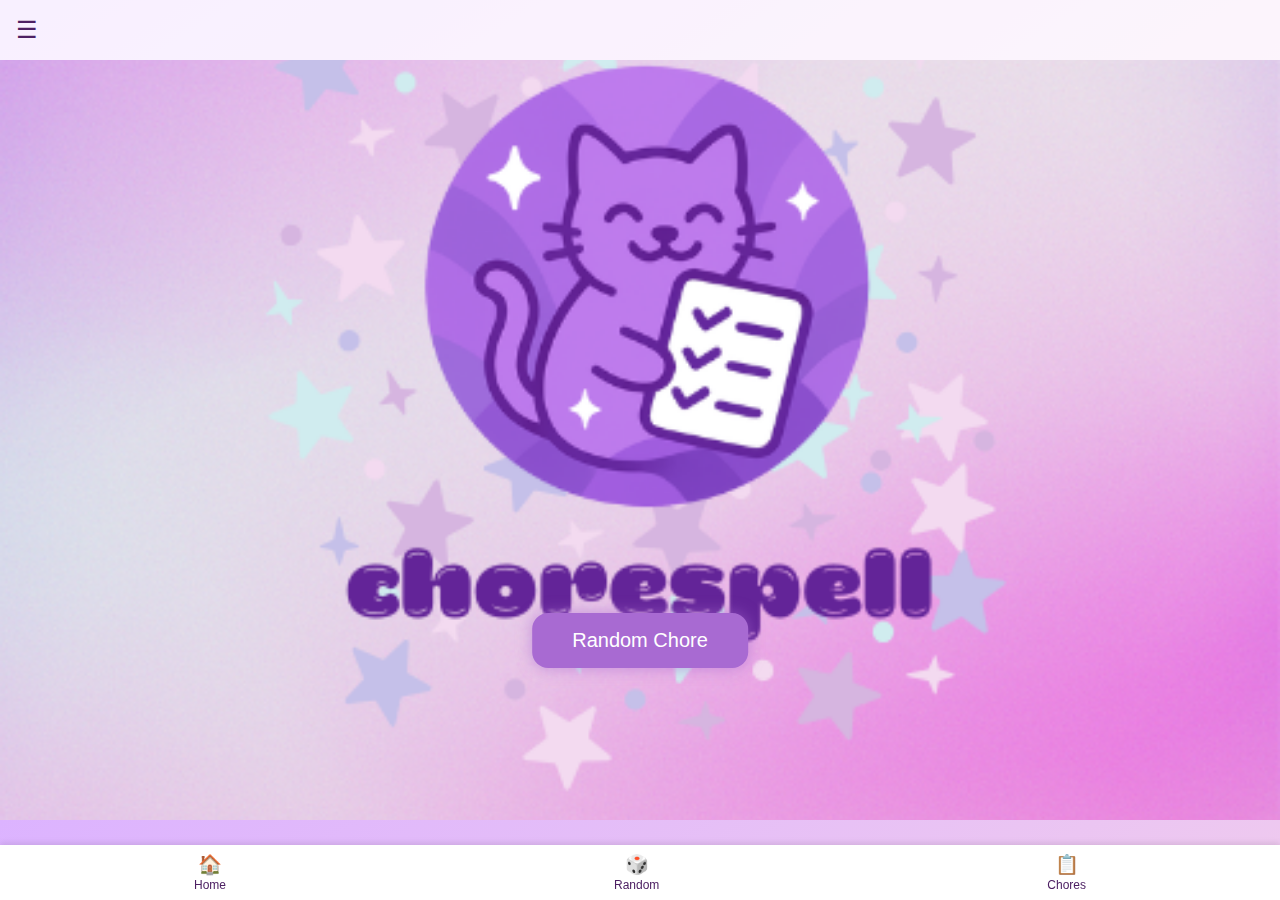
<file: index.html>
<!DOCTYPE html>
<html lang="en">

<head>
  <meta charset="UTF-8" />
  <meta name="viewport" content="width=device-width, initial-scale=1.0" />
  <link rel="manifest" href="manifest.json">
  <meta name="theme-color" content="#a86ad2">
  <title>ChoreSpell</title>
  <style>
    * {
      margin: 0;
      padding: 0;
      box-sizing: border-box;
    }

    body {
      margin: 0;
      font-family: 'Helvetica Neue', sans-serif;
      background: linear-gradient(to bottom right, #dcb3ff, #ffdde1);
      color: #4d2063;
      padding: 0;
    }

    /* Fix header layout */
    header {
      display: flex;
      align-items: center;
      justify-content: space-between;
      padding: 1rem;
      background-color: rgba(255, 255, 255, 0.8); 
      box-shadow: 0 2px 4px rgba(0, 0, 0, 0.1);
    }

    .header-center {
      flex-grow: 1;
      display: flex;
      justify-content: center;
    }

    .header-center img {
      height: 60px;
    }

    .header-spacer {
      width: 24px;
      /* balances hamburger icon space */
    }

    /* Bottom nav bar */
    .bottom-nav {
      position: fixed;
      bottom: 0;
      left: 0;
      width: 100%;
      background: white;
      box-shadow: 0 -2px 6px rgba(0, 0, 0, 0.1);
      display: flex;
      justify-content: space-around;
      padding: 0.5rem 0;
      z-index: 1001;
    }

    .nav-item {
      text-decoration: none;
      color: #4d2063;
      font-size: 1.2rem;
      display: flex;
      flex-direction: column;
      align-items: center;
    }

    .nav-item small {
      font-size: 0.75rem;
      margin-top: 0.1rem;
    }

    .hamburger {
      font-size: 1.5rem;
      cursor: pointer;
      margin-right: 1rem;
    }

    .logo {
      flex-grow: 1;
      text-align: center;
    }

    .logo img {
      height: 60px;
    }

    main {
      text-align: center;
      /* padding: 2rem; */
    }

    .big-button {
      background-color: #a86ad2;
      color: white;
      padding: 1rem 2rem;
      font-size: 1.25rem;
      border: none;
      border-radius: 12px;
      cursor: pointer;
      margin-top: 2rem;
      box-shadow: 0 4px 10px rgba(0, 0, 0, 0.2);
    }

    nav {
      display: none;
      position: fixed;
      top: 0;
      left: 0;
      width: 200px;
      height: 100%;
      background-color: #fff;
      box-shadow: 2px 0 5px rgba(0, 0, 0, 0.2);
      padding-top: 4rem;
      z-index: 1000;
    }

    nav a {
      display: block;
      padding: 1rem;
      color: #4d2063;
      text-decoration: none;
      border-bottom: 1px solid #eee;
    }

    .visible {
      display: block;
    }

    .splash-container {
      position: relative;
      width: 100%;
      height: calc(100vh - 140px);
      /* Adjust for header + footer height */
      overflow: hidden;
    }

    .splash-image {
      width: 100%;
      height: 100%;
      object-fit: cover;
      display: block;
    }

  .splash-button {
  position: absolute;
  bottom: 20%;
  left: 50%;
  transform: translateX(-50%);
  background-color: #a86ad2;
  color: white;
  padding: 1rem 2.5rem;
  font-size: 1.25rem;
  border: none;
  border-radius: 16px;
  box-shadow: 0 0 15px rgba(168, 106, 210, 0.6);
  text-decoration: none;
  transition: all 0.3s ease;
  animation: pulse 2.5s infinite;
}

.splash-button:hover {
  background-color: #b57ae5;
  box-shadow: 0 0 24px rgba(168, 106, 210, 0.9);
  transform: translateX(-50%) scale(1.05);
}

.splash-button:hover::before {
  content: ' ✨';
}

.splash-button:hover::after {
  content: ' ✨';
}

@keyframes pulse {
  0% {
    box-shadow: 0 0 15px rgba(168, 106, 210, 0.6);
  }
  50% {
    box-shadow: 0 0 30px rgba(168, 106, 210, 0.85);
  }
  100% {
    box-shadow: 0 0 15px rgba(168, 106, 210, 0.6);
  }
}

</style>
</head>

<body>
  <header>
    <div class="hamburger" onclick="toggleMenu()">☰</div>
    <!-- <div class="header-center">
      <img src="images/logo.png" alt="Chorespell logo" />
    </div> 
    <div class="header-spacer"></div> -->
  </header>
  <nav id="menu">
    <a href="index.html">Home</a>
    <a href="add.html">Add chore</a>
    <a href="random.html">Random chore</a>
    <a href="list.html">View all chores</a>
  </nav>
  <main class="splash-container">
    <img src="images/chorespell-splash.png" alt="Welcome to ChoreSpell!" class="splash-image" />
    <a href="random.html" class="splash-button">Random Chore</a>
  </main>

  <script>
    function toggleMenu() {
      const menu = document.getElementById('menu');
      menu.classList.toggle('visible');
    }
  </script>
  <script>
    if ('serviceWorker' in navigator) {
      navigator.serviceWorker.register('service-worker.js')
        .then(() => console.log('Service Worker registered!'))
        .catch(error => console.error('Service Worker error:', error));
    }
  </script>
  <footer class="bottom-nav">
    <a href="index.html" class="nav-item">
      <div>🏠</div>
      <small>Home</small>
    </a>
    <a href="random.html" class="nav-item">
      <div>🎲</div>
      <small>Random</small>
    </a>
    <a href="list.html" class="nav-item">
      <div>📋</div>
      <small>Chores</small>
    </a>
  </footer>
</body>

</html>
</file>
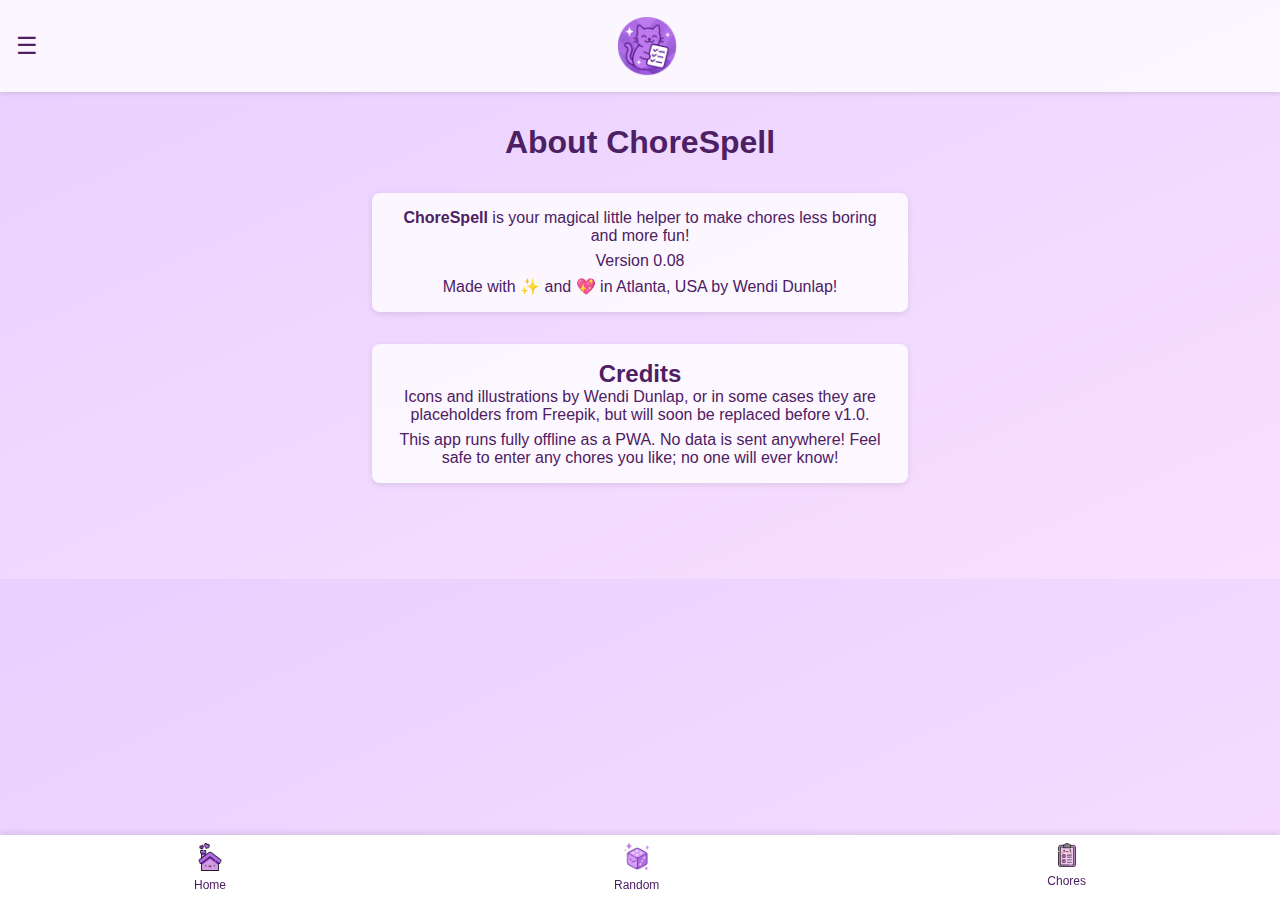
<file: about.html>
<!DOCTYPE html>
<html lang="en">
  <head>
    <meta charset="UTF-8" />
    <meta name="viewport" content="width=device-width, initial-scale=1.0" />
    <title>About | ChoreSpell</title>
    <link rel="manifest" href="manifest.json" />
    <link rel="stylesheet" href="theme.css" />
    <meta name="theme-color" content="#a86ad2" />
    <style>
      body {
        margin: 0;
        font-family: "Helvetica Neue", sans-serif;
        background: linear-gradient(to bottom right, #e8d0ff, #f9e0ff);
        color: #4d2063;
        padding-bottom: 4rem;
        transition: background 0.3s, color 0.3s;
      }

      header {
        display: flex;
        align-items: center;
        justify-content: space-between;
        padding: 1rem;
        background-color: rgba(255, 255, 255, 0.8);
        box-shadow: 0 2px 4px rgba(0, 0, 0, 0.1);
      }

      .header-center {
        flex-grow: 1;
        display: flex;
        justify-content: center;
      }

      .header-center img {
        height: 60px;
      }

      .header-spacer {
        width: 24px;
      }

      .hamburger {
        font-size: 1.5rem;
        cursor: pointer;
      }

      nav {
        display: none;
        position: fixed;
        top: 0;
        left: 0;
        width: 200px;
        height: 100%;
        background-color: #fff;
        box-shadow: 2px 0 5px rgba(0, 0, 0, 0.2);
        padding-top: 4rem;
        z-index: 1000;
      }

      nav a {
        display: block;
        padding: 1rem;
        color: #4d2063;
        text-decoration: none;
        border-bottom: 1px solid #eee;
      }

      nav.visible {
        display: block;
      }

      main {
        padding: 2rem;
        max-width: 600px;
        margin: auto;
      }

      .section {
        margin-top: 2rem;
        padding: 1rem;
        background-color: rgba(255, 255, 255, 0.8);
        border-radius: 8px;
        box-shadow: 0 2px 6px rgba(0, 0, 0, 0.1);
      }

      /* Bottom nav bar */
      .bottom-nav {
        position: fixed;
        bottom: 0;
        left: 0;
        width: 100%;
        background: white;
        box-shadow: 0 -2px 6px rgba(0, 0, 0, 0.1);
        display: flex;
        justify-content: space-around;
        padding: 0.5rem 0;
        z-index: 1001;
      }

      .bottom-nav a {
        text-decoration: none;
        color: #4d2063;
        font-size: 1.2rem;
        display: flex;
        flex-direction: column;
        align-items: center;
      }

      .bottom-nav small {
        font-size: 0.75rem;
        margin-top: 0.1rem;
      }

      /* Cute toggle switch */
      .theme-switch {
        display: flex;
        align-items: center;
        cursor: pointer;
        font-size: 1rem;
        margin-top: 1rem;
      }

      .theme-switch input {
        display: none;
      }

      .slider {
        position: relative;
        width: 50px;
        height: 28px;
        background-color: #ccc;
        border-radius: 34px;
        margin-right: 0.5rem;
        transition: background-color 0.3s;
      }

      .slider::before {
        content: "";
        position: absolute;
        width: 22px;
        height: 22px;
        left: 3px;
        top: 3px;
        background-color: white;
        border-radius: 50%;
        transition: transform 0.3s;
      }

      input:checked + .slider {
        background-color: #6d4eb3;
      }

      input:checked + .slider::before {
        transform: translateX(22px);
      }

      .label-text {
        user-select: none;
      }
    </style>
  </head>
  <body>
    <header>
      <div class="hamburger" onclick="toggleMenu()">☰</div>
      <div class="header-center">
        <img src="images/logo.png" alt="Chorespell logo" />
      </div>
      <div class="header-spacer"></div>
    </header>
    <nav id="menu">
      <a href="index.html">Home</a>
      <a href="add.html">Add chore</a>
      <a href="random.html">Random chore</a>
      <a href="list.html">View all chores</a>
      <a href="backup.html">Backup & Restore</a>
      <a href="settings.html">Settings</a>
      <a href="about.html">About</a>
    </nav>

    <main>
      <h1>About ChoreSpell</h1>

      <div class="section">
        <p style="padding-bottom: 7px">
          <strong>ChoreSpell</strong> is your magical little helper to make
          chores less boring and more fun!
        </p>
        <p style="padding-bottom: 7px">Version 0.08</p>
        <p>Made with ✨ and 💖 in Atlanta, USA by Wendi Dunlap!</p>
      </div>

      <div class="section">
        <h2>Credits</h2>
        <p style="padding-bottom: 7px">
          Icons and illustrations by Wendi Dunlap, or in some cases they are
          placeholders from Freepik, but will soon be replaced before v1.0.
        </p>
        <p>
          This app runs fully offline as a PWA. No data is sent anywhere! Feel
          safe to enter any chores you like; no one will ever know!
        </p>
      </div>
    </main>

    <!-- image sizes temporarily hard-coded in until I get final graphics -->
    <footer class="bottom-nav">
      <a href="index.html" class="nav-item">
        <div>
          <img src="images/home.png" style="height: 28px; width: 24px" />
        </div>
        <small>Home</small>
      </a>
      <a href="random.html" class="nav-item">
        <div>
          <img src="images/dice2.png" style="height: 28px; width: 28px" />
        </div>
        <small>Random</small>
      </a>
      <a href="list.html" class="nav-item">
        <div>
          <img src="images/clipboard.png" style="height: 24px; width: 24px" />
        </div>
        <small>Chores</small>
      </a>
    </footer>

    <script>
      function toggleMenu() {
        document.getElementById("menu").classList.toggle("visible");
      }

      // Apply dark mode if saved
      if (localStorage.getItem("theme") === "dark") {
        document.body.classList.add("dark");
      }
    </script>
  </body>
</html>
</file>
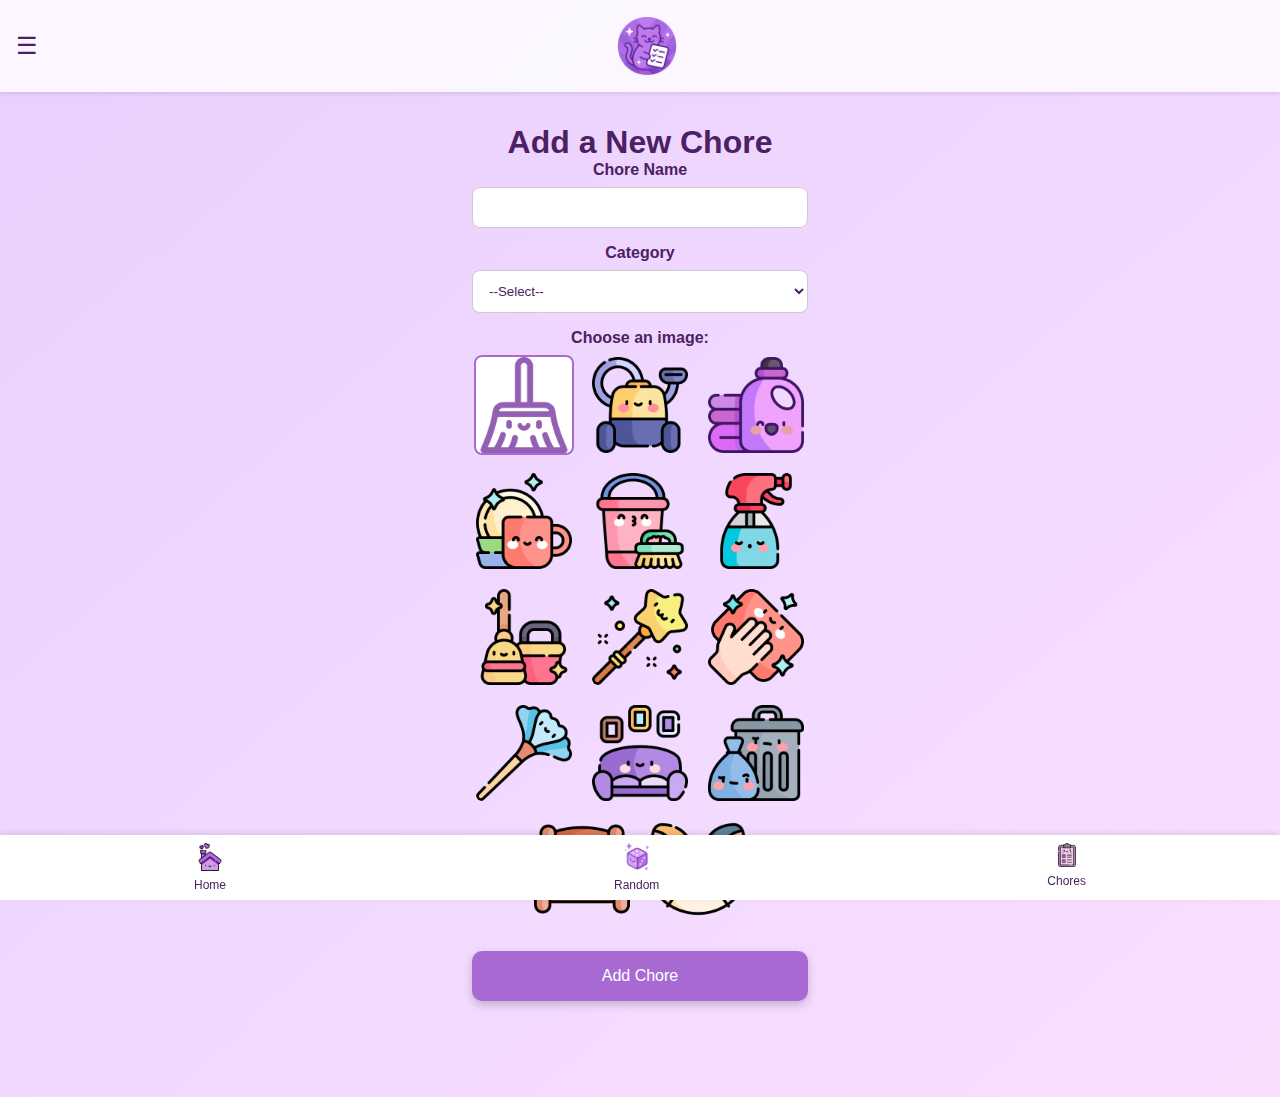
<file: add.html>
<!DOCTYPE html>
<html lang="en">
  <head>
    <meta charset="UTF-8" />
    <meta name="viewport" content="width=device-width, initial-scale=1.0" />
    <title>Add Chore | ChoreSpell</title>
    <link rel="manifest" href="manifest.json" />
    <link rel="stylesheet" href="theme.css" />
    <meta name="theme-color" content="#a86ad2" />
    <style>
      body {
        margin: 0;
        font-family: "Helvetica Neue", sans-serif;
        background: linear-gradient(to bottom right, #e8d0ff, #f9e0ff);
        color: #4d2063;
      }
      /* Fix header layout */
      header {
        display: flex;
        align-items: center;
        justify-content: space-between;
        padding: 1rem;
        background-color: rgba(255, 255, 255, 0.8);
        box-shadow: 0 2px 4px rgba(0, 0, 0, 0.1);
      }

      .header-center {
        flex-grow: 1;
        display: flex;
        justify-content: center;
      }

      .header-center img {
        height: 60px;
      }

      .header-spacer {
        width: 24px; /* balances hamburger icon space */
      }

      /* Bottom nav bar */
      .bottom-nav {
        position: fixed;
        bottom: 0;
        left: 0;
        width: 100%;
        background: white;
        box-shadow: 0 -2px 6px rgba(0, 0, 0, 0.1);
        display: flex;
        justify-content: space-around;
        padding: 0.5rem 0;
        z-index: 1001;
      }

      .nav-item {
        text-decoration: none;
        color: #4d2063;
        font-size: 1.2rem;
        display: flex;
        flex-direction: column;
        align-items: center;
      }

      .nav-item small {
        font-size: 0.75rem;
        margin-top: 0.1rem;
      }
      .hamburger {
        font-size: 1.5rem;
        cursor: pointer;
        margin-right: 1rem;
      }
      .logo {
        flex-grow: 1;
        text-align: center;
      }
      .logo img {
        height: 60px;
      }
      nav {
        display: none;
        position: fixed;
        top: 0;
        left: 0;
        width: 200px;
        height: 100%;
        background-color: #fff;
        box-shadow: 2px 0 5px rgba(0, 0, 0, 0.2);
        padding-top: 4rem;
        z-index: 1000;
      }
      nav a {
        display: block;
        padding: 1rem;
        color: #4d2063;
        text-decoration: none;
        border-bottom: 1px solid #eee;
      }
      .visible {
        display: block;
      }

      main {
        padding: 2rem;
        max-width: 400px;
        margin: auto;
      }
      form label {
        display: block;
        margin-bottom: 0.5rem;
        font-weight: bold;
      }
      input,
      select {
        width: 100%;
        padding: 0.75rem;
        margin-bottom: 1rem;
        border-radius: 8px;
        border: 1px solid #ccc;
      }
      button {
        background-color: #a86ad2;
        color: white;
        padding: 1rem;
        width: 100%;
        border: none;
        border-radius: 10px;
        font-size: 1rem;
        cursor: pointer;
      }
      .success {
        text-align: center;
        color: green;
        margin-top: 1rem;
      }

      /* Cute toggle switch */
      .theme-switch {
        display: flex;
        align-items: center;
        cursor: pointer;
        font-size: 1rem;
        margin-top: 1rem;
      }

      .theme-switch input {
        display: none;
      }

      .slider {
        position: relative;
        width: 50px;
        height: 28px;
        background-color: #ccc;
        border-radius: 34px;
        margin-right: 0.5rem;
        transition: background-color 0.3s;
      }

      .slider::before {
        content: "";
        position: absolute;
        width: 22px;
        height: 22px;
        left: 3px;
        top: 3px;
        background-color: white;
        border-radius: 50%;
        transition: transform 0.3s;
      }

      input:checked + .slider {
        background-color: #6d4eb3;
      }

      input:checked + .slider::before {
        transform: translateX(22px);
      }

      .label-text {
        user-select: none;
      }
    </style>
  </head>
  <body>
    <header>
      <div class="hamburger" onclick="toggleMenu()">☰</div>
      <div class="header-center">
        <img src="images/logo.png" alt="Chorespell logo" />
      </div>
      <div class="header-spacer"></div>
    </header>
    <nav id="menu">
      <a href="index.html">Home</a>
      <a href="add.html">Add chore</a>
      <a href="random.html">Random chore</a>
      <a href="list.html">View all chores</a>
      <a href="backup.html">Backup & Restore</a>
      <a href="settings.html">Settings</a>
      <a href="about.html">About</a>
    </nav>

    <main>
      <h1>Add a New Chore</h1>
      <form id="choreForm">
        <label for="name">Chore Name</label>
        <input type="text" id="name" required />

        <label for="category">Category</label>
        <select id="category" required>
          <option value="">--Select--</option>
          <option value="small">Small</option>
          <option value="medium">Medium</option>
          <option value="large">Large</option>
        </select>

        <div class="image-picker-wrapper">
          <label>Choose an image:</label>
          <div class="image-picker" id="imagePicker">
            <!-- Images will be populated by JS -->
          </div>
          <input type="hidden" id="choreImage" />
        </div>

        <button type="submit">Add Chore</button>
        <div class="success" id="successMsg" style="display: none">
          Chore added!
        </div>
      </form>
    </main>

    <script>
      function toggleMenu() {
        document.getElementById("menu").classList.toggle("visible");
      }

      document
        .getElementById("choreForm")
        .addEventListener("submit", function (e) {
          e.preventDefault();

          const name = document.getElementById("name").value.trim();
          const category = document.getElementById("category").value;
          const image = document.getElementById("choreImage").value;

          if (!name || !category) return;

          const newChore = { name, category, image };
          const chores = JSON.parse(localStorage.getItem("chores")) || [];

          chores.push(newChore);
          localStorage.setItem("chores", JSON.stringify(chores));

          document.getElementById("choreForm").reset();
          document.getElementById("successMsg").style.display = "block";
        });
    </script>
    <script>
      function toggleMenu() {
        document.getElementById("menu").classList.toggle("visible");
      }

      // Apply dark mode if saved
      if (localStorage.getItem("theme") === "dark") {
        document.body.classList.add("dark");
      }
    </script>
    <script>
      function initImagePicker(imageList, selectedImage = "") {
        const pickerContainer = document.getElementById("imagePicker");
        const hiddenInput = document.getElementById("choreImage");

        pickerContainer.innerHTML = "";

        imageList.forEach((image) => {
          const img = document.createElement("img");
          img.src = image.src;
          img.alt = image.label;
          img.className = "picker-img";
          img.dataset.value = image.src;
          if (image.src === selectedImage) {
            img.classList.add("selected");
            hiddenInput.value = image.src;
          }
          pickerContainer.appendChild(img);
        });

        pickerContainer.addEventListener("click", (e) => {
          if (e.target.tagName === "IMG") {
            document
              .querySelectorAll(".picker-img")
              .forEach((img) => img.classList.remove("selected"));
            e.target.classList.add("selected");
            hiddenInput.value = e.target.dataset.value;
          }
        });
      }
    </script>

    <script>
      const images = [
        { src: "images/broom.png", label: "Broom" },
        { src: "images/vacuum.png", label: "Vacuum" },
        { src: "images/laundry.png", label: "Laundry" },
        { src: "images/dishes.png", label: "Dishes" },
        { src: "images/brushbucket.png", label: "Brush" },
        { src: "images/spraybottle.png", label: "Sprayer" },
        { src: "images/mopbucket.png", label: "Mop" },
        { src: "images/wand2.png", label: "Wand" },
        { src: "images/wiping.png", label: "Wiping" },
        { src: "images/duster.png", label: "Duster" },
        { src: "images/sofa.png", label: "Sofa" },
        { src: "images/trash.png", label: "Trash can" },
        { src: "images/bed.png", label: "Bed" },
        { src: "images/cathead.png", label: "Cat" },
      ];

      initImagePicker(images, "images/broom.png"); // Preselect broom
    </script>

    <footer class="bottom-nav">
      <a href="index.html" class="nav-item">
        <div>
          <img src="images/home.png" style="height: 28px; width: 24px" />
        </div>
        <small>Home</small>
      </a>
      <a href="random.html" class="nav-item">
        <div>
          <img src="images/dice2.png" style="height: 28px; width: 28px" />
        </div>
        <small>Random</small>
      </a>
      <a href="list.html" class="nav-item">
        <div>
          <img src="images/clipboard.png" style="height: 24px; width: 24px" />
        </div>
        <small>Chores</small>
      </a>
    </footer>
  </body>
</html>
</file>
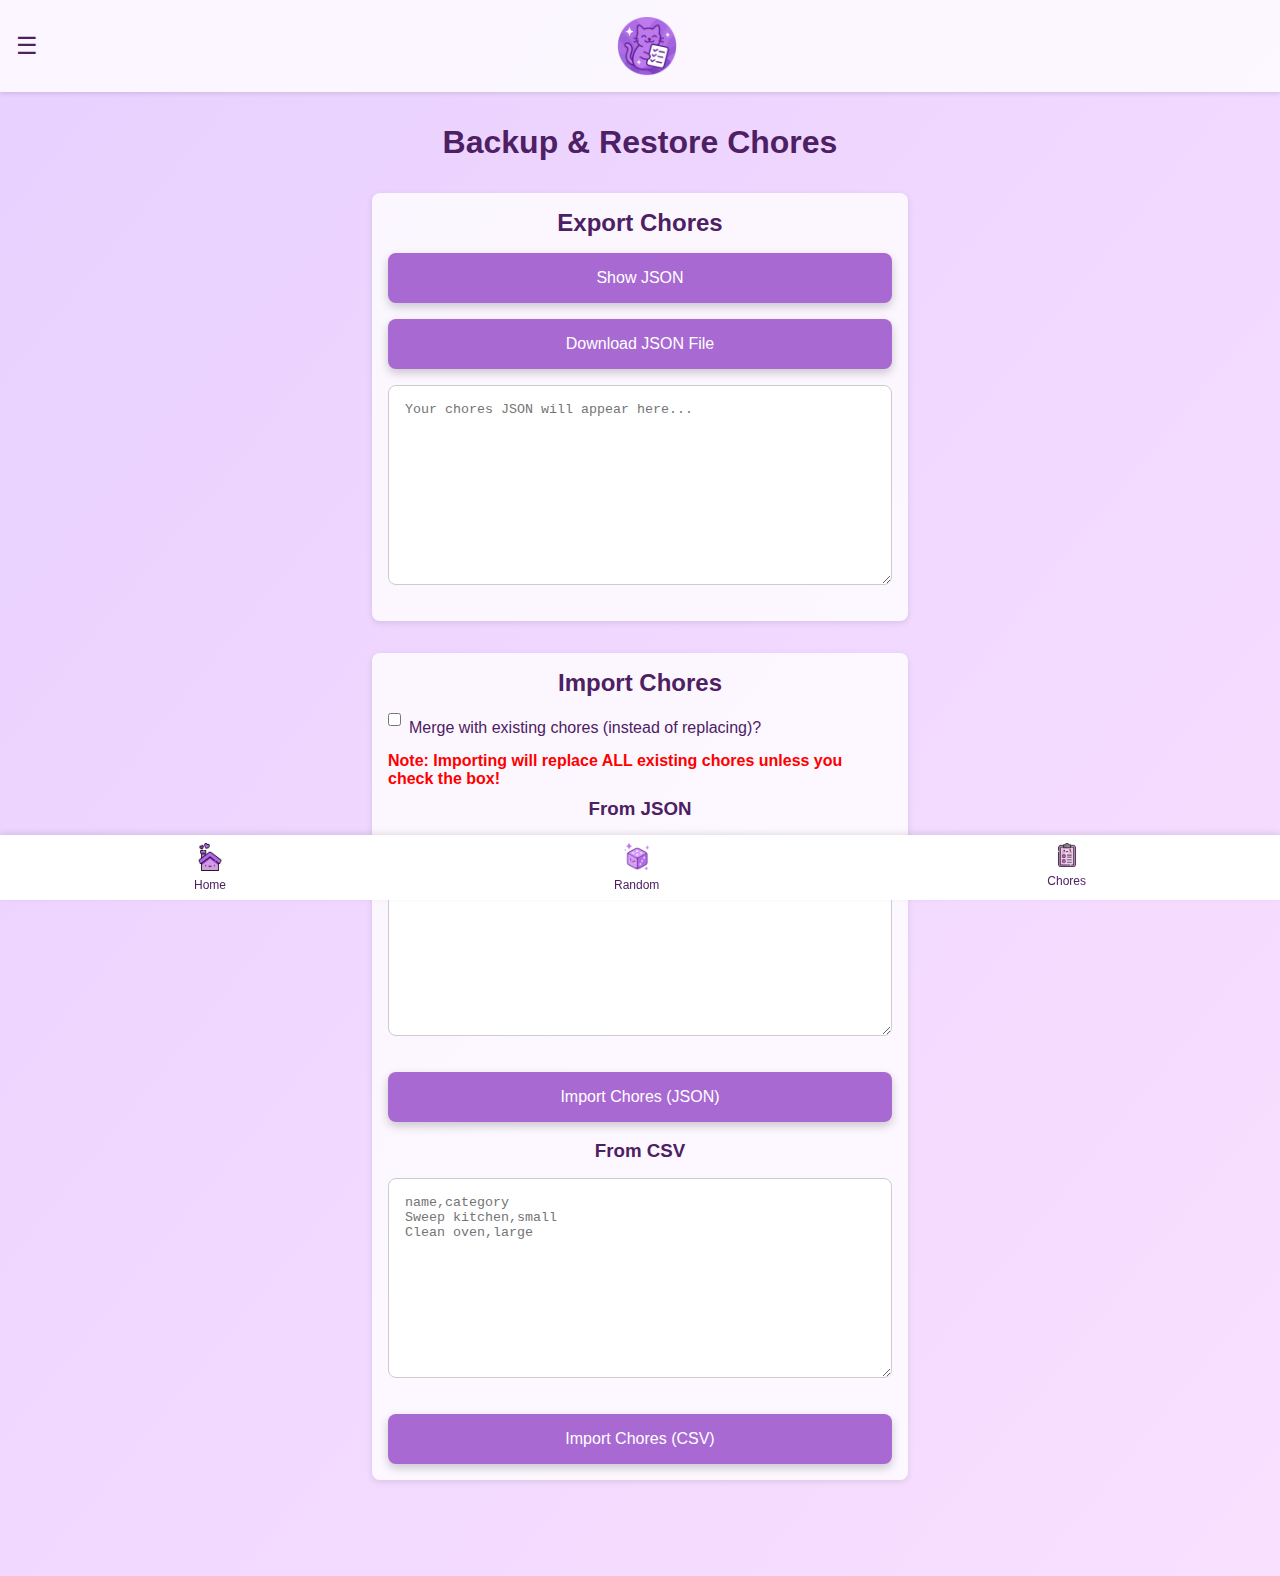
<file: backup.html>
<!DOCTYPE html>
<html lang="en">
  <head>
    <meta charset="UTF-8" />
    <meta name="viewport" content="width=device-width, initial-scale=1.0" />
    <title>Backup & Restore | ChoreSpell</title>
    <link rel="manifest" href="manifest.json" />
    <link rel="stylesheet" href="theme.css" />
    <meta name="theme-color" content="#a86ad2" />
    <style>
      body {
        margin: 0;
        font-family: "Helvetica Neue", sans-serif;
        background: linear-gradient(to bottom right, #e8d0ff, #f9e0ff);
        color: #4d2063;
        padding-bottom: 4rem;
      }

      header {
        display: flex;
        align-items: center;
        justify-content: space-between;
        padding: 1rem;
        background-color: rgba(255, 255, 255, 0.8);
        box-shadow: 0 2px 4px rgba(0, 0, 0, 0.1);
      }

      .hamburger {
        font-size: 1.5rem;
        cursor: pointer;
        margin-right: 1rem;
      }

      .logo {
        flex-grow: 1;
        text-align: center;
      }

      .logo img {
        height: 60px;
      }

      nav {
        display: none;
        position: fixed;
        top: 0;
        left: 0;
        width: 200px;
        height: 100%;
        background-color: #fff;
        box-shadow: 2px 0 5px rgba(0, 0, 0, 0.2);
        padding-top: 4rem;
        z-index: 1000;
      }

      nav a {
        display: block;
        padding: 1rem;
        color: #4d2063;
        text-decoration: none;
        border-bottom: 1px solid #eee;
      }

      nav.visible {
        display: block;
      }

      main {
        padding: 2rem;
        max-width: 600px;
        margin: auto;
      }

      textarea {
        width: 100%;
        height: 200px;
        border-radius: 8px;
        border: 1px solid #ccc;
        padding: 1rem;
        margin-top: 1rem;
        font-family: monospace;
      }

      button {
        background-color: #a86ad2;
        color: white;
        padding: 1rem;
        border: none;
        border-radius: 8px;
        font-size: 1rem;
        cursor: pointer;
        margin-top: 1rem;
        display: block;
        width: 100%;
      }

      .section {
        margin-top: 2rem;
        padding: 1rem;
        background-color: rgba(255, 255, 255, 0.8);
        border-radius: 8px;
        box-shadow: 0 2px 6px rgba(0, 0, 0, 0.1);
      }

      .success {
        color: green;
        margin-top: 1rem;
        text-align: center;
      }

      .warning {
        color: red;
        font-weight: bold;
      }

      /* Cute toggle switch */
      .theme-switch {
        display: flex;
        align-items: center;
        cursor: pointer;
        font-size: 1rem;
        margin-top: 1rem;
      }

      .theme-switch input {
        display: none;
      }

      .slider {
        position: relative;
        width: 50px;
        height: 28px;
        background-color: #ccc;
        border-radius: 34px;
        margin-right: 0.5rem;
        transition: background-color 0.3s;
      }

      .slider::before {
        content: "";
        position: absolute;
        width: 22px;
        height: 22px;
        left: 3px;
        top: 3px;
        background-color: white;
        border-radius: 50%;
        transition: transform 0.3s;
      }

      input:checked + .slider {
        background-color: #6d4eb3;
      }

      input:checked + .slider::before {
        transform: translateX(22px);
      }

      .label-text {
        user-select: none;
      }
    </style>
  </head>
  <body>
    <header>
      <div class="hamburger" onclick="toggleMenu()">☰</div>
      <div class="header-center">
        <img src="images/logo.png" alt="Chorespell logo" />
      </div>
      <div class="header-spacer"></div>
    </header>
    <nav id="menu">
      <a href="index.html">Home</a>
      <a href="add.html">Add chore</a>
      <a href="random.html">Random chore</a>
      <a href="list.html">View all chores</a>
      <a href="backup.html">Backup & Restore</a>
      <a href="settings.html">Settings</a>
      <a href="about.html">About</a>
    </nav>

    <main>
      <h1>Backup & Restore Chores</h1>

      <div class="section">
        <h2>Export Chores</h2>
        <button onclick="exportChores()">Show JSON</button>
        <button onclick="downloadChoresAsFile()">Download JSON File</button>
        <textarea
          id="exportOutput"
          placeholder="Your chores JSON will appear here..."
          readonly
        ></textarea>
      </div>

      <div class="section">
        <h2>Import Chores</h2>
        <label class="merge-label" style="text-align: left">
          <input
            type="checkbox"
            id="mergeCheckbox"
            class="merge-checkbox"
            onchange="updateWarning()"
          />
          Merge with existing chores (instead of replacing)?
        </label>

        <p
          id="importWarning"
          class="warning"
          style="padding: 10px 0 10px 0; text-align: left"
        >
          Note: Importing will replace ALL existing chores unless you check the
          box!
        </p>

        <h3>From JSON</h3>
        <textarea
          id="importInput"
          placeholder="Paste chores JSON here..."
        ></textarea>
        <button onclick="importChores()">Import Chores (JSON)</button>
        <br />
        <h3>From CSV</h3>
        <textarea
          id="csvInput"
          placeholder="name,category&#10;Sweep kitchen,small&#10;Clean oven,large"
        ></textarea>
        <button onclick="importCSVChores()">Import Chores (CSV)</button>
      </div>

      <div class="success" id="message" style="display: none"></div>
    </main>

    <script>
      function toggleMenu() {
        document.getElementById("menu").classList.toggle("visible");
      }

      function exportChores() {
        const chores = JSON.parse(localStorage.getItem("chores")) || [];
        document.getElementById("exportOutput").value = JSON.stringify(
          chores,
          null,
          2
        );
        showMessage("Chores exported! You can copy the JSON.");
      }

      function downloadChoresAsFile() {
        const chores = JSON.parse(localStorage.getItem("chores")) || [];
        const jsonStr = JSON.stringify(chores, null, 2);
        const blob = new Blob([jsonStr], { type: "application/json" });
        const url = URL.createObjectURL(blob);

        const a = document.createElement("a");
        a.href = url;
        a.download = "chorespell-chores-backup.json";
        document.body.appendChild(a);
        a.click();
        document.body.removeChild(a);
        URL.revokeObjectURL(url);
      }

      function importChores() {
        try {
          const input = document.getElementById("importInput").value;
          const imported = JSON.parse(input);
          if (!Array.isArray(imported))
            throw new Error("Invalid format: Must be an array of chores.");

          const merge = document.getElementById("mergeCheckbox").checked;
          let chores = JSON.parse(localStorage.getItem("chores")) || [];

          if (merge) {
            const allChores = chores.concat(imported);
            chores = dedupeChoresByName(allChores);
          } else {
            chores = imported;
          }

          localStorage.setItem("chores", JSON.stringify(chores));
          showMessage(
            merge
              ? "Chores merged (duplicates removed)!"
              : "Chores imported (replaced)!"
          );
        } catch (error) {
          showMessage("Error: " + error.message, true);
        }
      }

      function importCSVChores() {
        try {
          const csv = document.getElementById("csvInput").value.trim();
          if (!csv) throw new Error("CSV is empty.");

          const lines = csv.split("\n").filter((line) => line.trim() !== "");
          const imported = lines.map((line) => {
            const [name, category, image] = line
              .split(",")
              .map((part) => part.trim());
            if (!name || !category)
              throw new Error(
                "Each line must have at least name and category."
              );
            return { name, category, image: image || "" };
          });

          const merge = document.getElementById("mergeCheckbox").checked;
          let chores = JSON.parse(localStorage.getItem("chores")) || [];

          if (merge) {
            const allChores = chores.concat(imported);
            chores = dedupeChoresByName(allChores);
          } else {
            chores = imported;
          }

          localStorage.setItem("chores", JSON.stringify(chores));
          showMessage(
            merge
              ? "Chores merged from CSV (duplicates removed)!"
              : "Chores imported from CSV (replaced)!"
          );
        } catch (error) {
          showMessage("Error: " + error.message, true);
        }
      }

      function dedupeChoresByName(choresArray) {
        const unique = [];
        choresArray.forEach((chore) => {
          if (
            !unique.some(
              (existing) =>
                existing.name.toLowerCase() === chore.name.toLowerCase()
            )
          ) {
            unique.push(chore);
          }
        });
        return unique;
      }

      function showMessage(text, isError = false) {
        const msg = document.getElementById("message");
        msg.style.display = "block";
        msg.style.color = isError ? "red" : "green";
        msg.textContent = text;
      }

      function updateWarning() {
        const merge = document.getElementById("mergeCheckbox").checked;
        document.getElementById("importWarning").textContent = merge
          ? "Note: Importing will ADD to existing chores (duplicates removed)."
          : "Note: Importing will replace ALL existing chores unless you check the box!";
      }
    </script>
    <script>
      function toggleMenu() {
        document.getElementById("menu").classList.toggle("visible");
      }

      // Apply dark mode if saved
      if (localStorage.getItem("theme") === "dark") {
        document.body.classList.add("dark");
      }
    </script>
    <!-- image sizes temporarily hard-coded in until I get final graphics -->
    <footer class="bottom-nav">
      <a href="index.html" class="nav-item">
        <div>
          <img src="images/home.png" style="height: 28px; width: 24px" />
        </div>
        <small>Home</small>
      </a>
      <a href="random.html" class="nav-item">
        <div>
          <img src="images/dice2.png" style="height: 28px; width: 28px" />
        </div>
        <small>Random</small>
      </a>
      <a href="list.html" class="nav-item">
        <div>
          <img src="images/clipboard.png" style="height: 24px; width: 24px" />
        </div>
        <small>Chores</small>
      </a>
    </footer>
  </body>
</html>
</file>
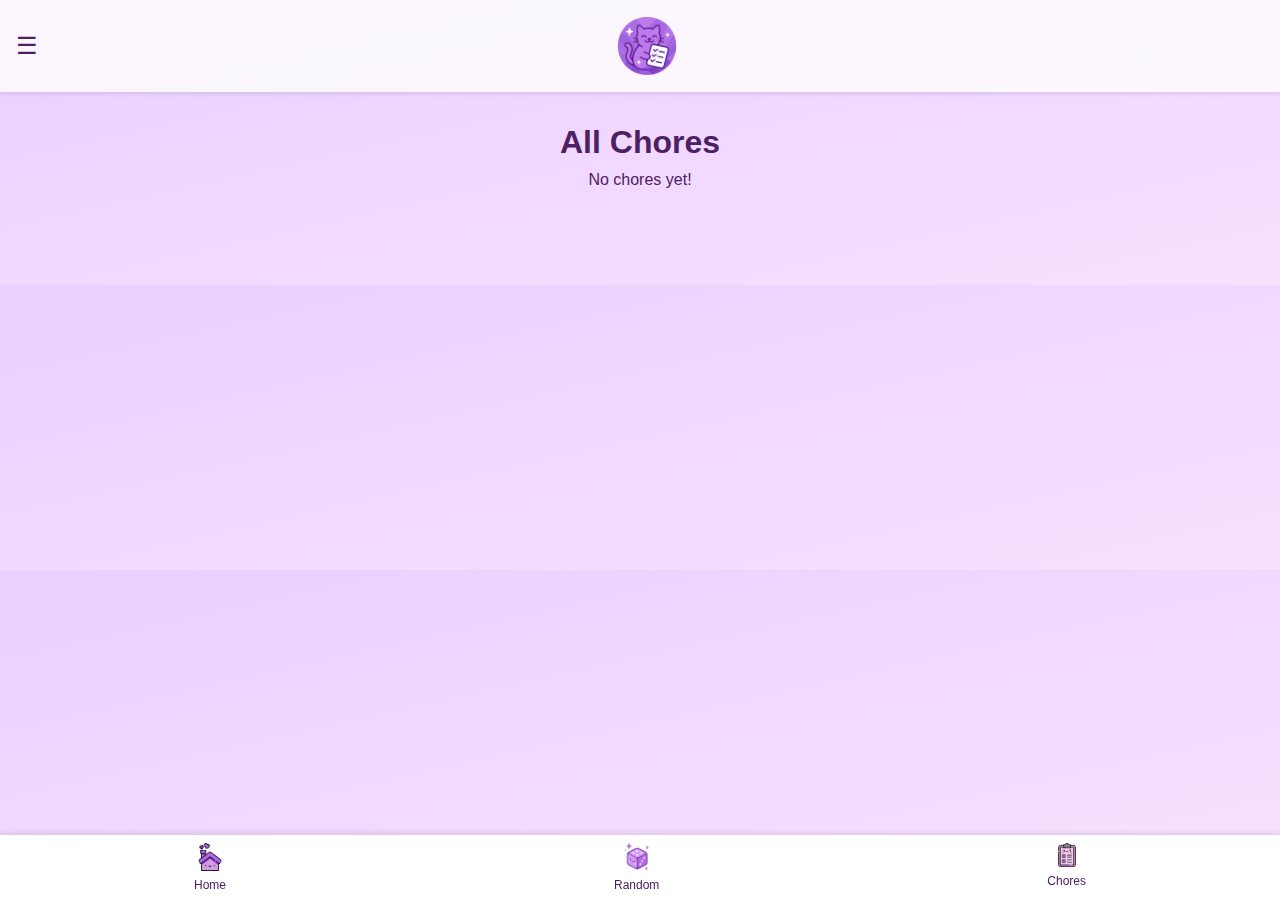
<file: edit.html>
<!DOCTYPE html>
<html lang="en">
  <head>
    <meta charset="UTF-8" />
    <meta name="viewport" content="width=device-width, initial-scale=1.0" />
    <title>Edit Chore | ChoreSpell</title>
    <link rel="manifest" href="manifest.json" />
    <link rel="stylesheet" href="theme.css" />
    <meta name="theme-color" content="#a86ad2" />
    <style>
      /* You can move this into your theme.css later for tidiness */
      .image-picker {
        display: flex;
        flex-wrap: wrap;
        gap: 1rem;
        margin-top: 1rem;
      }

      .picker-img {
        width: 80px;
        height: 80px;
        object-fit: contain;
        border: 2px solid transparent;
        border-radius: 8px;
        cursor: pointer;
        /* box-shadow: 0 2px 4px rgba(0, 0, 0, 0.2); */
        transition: transform 0.2s, border-color 0.2s;
      }

      .picker-img:hover {
        transform: scale(1.05);
      }

      .picker-img.selected {
        border-color: #a86ad2;
        /* box-shadow: 0 0 8px #a86ad2; */
      }
    </style>
  </head>
  <body>
    <header>
      <div class="hamburger" onclick="toggleMenu()">☰</div>
      <div class="header-center">
        <img src="images/logo.png" alt="Chorespell logo" />
      </div>
      <div class="header-spacer"></div>
    </header>
    <nav id="menu">
      <a href="index.html">Home</a>
      <a href="add.html">Add chore</a>
      <a href="random.html">Random chore</a>
      <a href="list.html">View all chores</a>
      <a href="backup.html">Backup & Restore</a>
      <a href="settings.html">Settings</a>
      <a href="about.html">About</a>
    </nav>

    <main>
      <h1>Edit Chore</h1>
      <form id="editForm">
        <label for="name">Chore Name</label>
        <input type="text" id="name" required />

        <label for="category">Category</label>
        <select id="category" required>
          <option value="">--Select--</option>
          <option value="small">Small</option>
          <option value="medium">Medium</option>
          <option value="large">Large</option>
        </select>

        <div class="image-picker-wrapper">
          <label>Choose an image:</label>
          <div class="image-picker" id="imagePicker"></div>
          <input type="hidden" id="choreImage" />
        </div>

        <button type="submit">Save Changes</button>
        <div class="success" id="successMsg" style="display: none">
          Chore updated!
        </div>
      </form>
    </main>

    <footer class="bottom-nav">
      <a href="index.html" class="nav-item">
        <div>
          <img src="images/home.png" style="height: 28px; width: 24px" />
        </div>
        <small>Home</small>
      </a>
      <a href="random.html" class="nav-item">
        <div>
          <img src="images/dice2.png" style="height: 28px; width: 28px" />
        </div>
        <small>Random</small>
      </a>
      <a href="list.html" class="nav-item">
        <div>
          <img src="images/clipboard.png" style="height: 24px; width: 24px" />
        </div>
        <small>Chores</small>
      </a>
    </footer>

    <script>
      function toggleMenu() {
        document.getElementById("menu").classList.toggle("visible");
      }

      // Image picker reusable function
      function initImagePicker(imageList, selectedImage = "") {
        const pickerContainer = document.getElementById("imagePicker");
        const hiddenInput = document.getElementById("choreImage");
        pickerContainer.innerHTML = "";

        imageList.forEach((image) => {
          const img = document.createElement("img");
          img.src = image.src;
          img.alt = image.label;
          img.className = "picker-img";
          img.dataset.value = image.src;
          if (image.src === selectedImage) {
            img.classList.add("selected");
            hiddenInput.value = image.src;
          }
          pickerContainer.appendChild(img);
        });

        pickerContainer.addEventListener("click", (e) => {
          if (e.target.tagName === "IMG") {
            document
              .querySelectorAll(".picker-img")
              .forEach((img) => img.classList.remove("selected"));
            e.target.classList.add("selected");
            hiddenInput.value = e.target.dataset.value;
          }
        });
      }

      // Load images array
      const images = [
        { src: "images/broom.png", label: "Broom" },
        { src: "images/vacuum.png", label: "Vacuum" },
        { src: "images/laundry.png", label: "Laundry" },
        { src: "images/dishes.png", label: "Dishes" },
        { src: "images/brushbucket.png", label: "Brush" },
        { src: "images/spraybottle.png", label: "Sprayer" },
        { src: "images/mopbucket.png", label: "Mop" },
        { src: "images/wand2.png", label: "Wand" },
        { src: "images/wiping.png", label: "Wiping" },
        { src: "images/duster.png", label: "Duster" },
        { src: "images/sofa.png", label: "Sofa" },
        { src: "images/trash.png", label: "Trash can" },
        { src: "images/bed.png", label: "Bed" },
        { src: "images/cathead.png", label: "Cat" },
      ];

      // Load chore to edit
      const urlParams = new URLSearchParams(window.location.search);
      const choreId = parseInt(urlParams.get("id"), 10);
      const chores = JSON.parse(localStorage.getItem("chores")) || [];
      const chore = chores[choreId];

      if (!chore) {
        alert("Chore not found.");
        window.location.href = "list.html";
      }

      document.getElementById("name").value = chore.name;
      document.getElementById("category").value = chore.category;

      // Initialize picker with the existing image
      initImagePicker(images, chore.image);

      // Save changes
      document
        .getElementById("editForm")
        .addEventListener("submit", function (e) {
          e.preventDefault();
          chores[choreId] = {
            name: document.getElementById("name").value.trim(),
            category: document.getElementById("category").value,
            image: document.getElementById("choreImage").value.trim(),
          };
          localStorage.setItem("chores", JSON.stringify(chores));
          document.getElementById("successMsg").style.display = "block";
        });

      // Apply dark mode if saved
      if (localStorage.getItem("theme") === "dark") {
        document.body.classList.add("dark");
      }
    </script>
  </body>
</html>
</file>
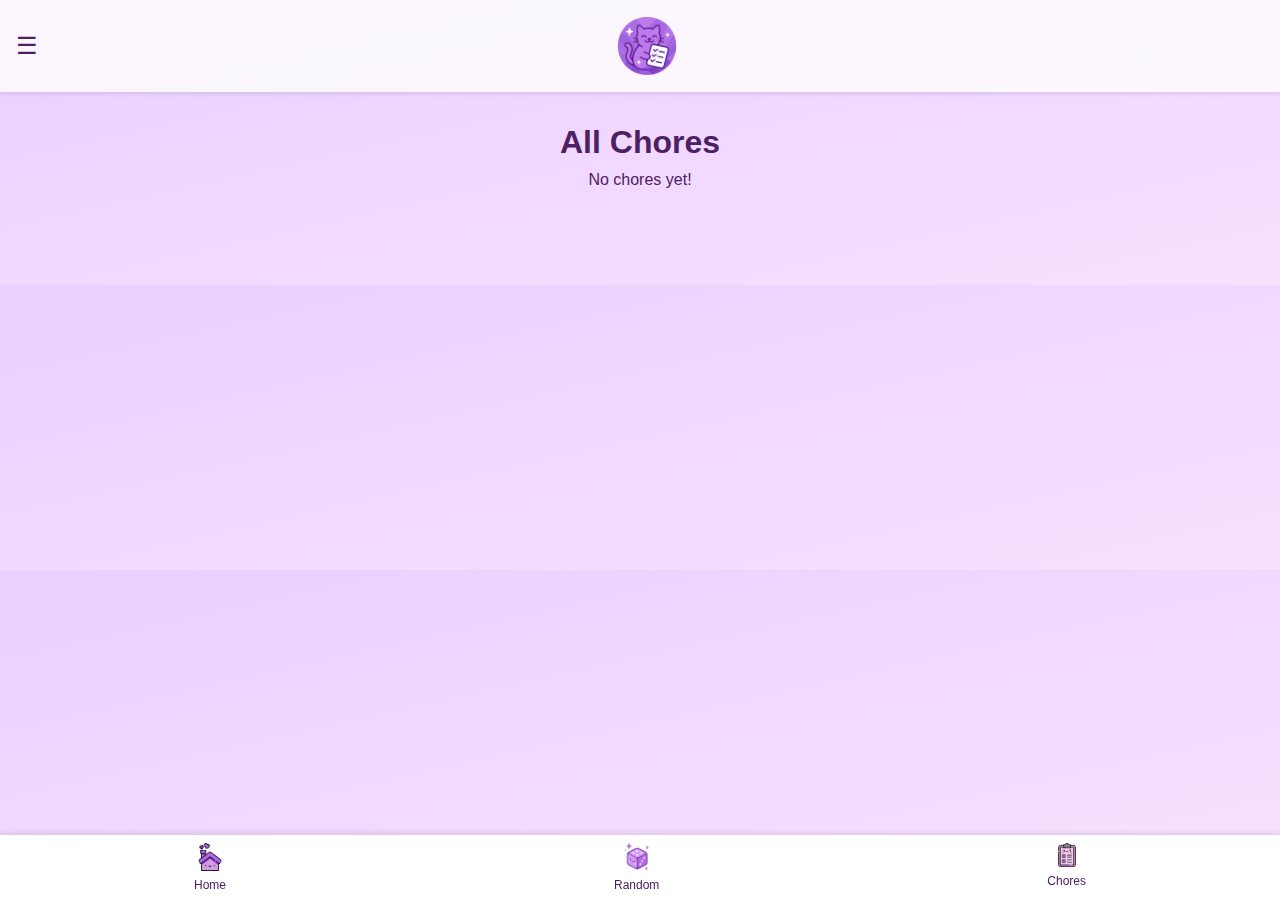
<file: list.html>
<!DOCTYPE html>
<html lang="en">
  <head>
    <meta charset="UTF-8" />
    <meta name="viewport" content="width=device-width, initial-scale=1.0" />
    <title>Chore List | ChoreSpell</title>
    <link rel="manifest" href="manifest.json" />
    <link rel="stylesheet" href="theme.css" />
    <meta name="theme-color" content="#a86ad2" />
    <style>
      body {
        margin: 0;
        font-family: "Helvetica Neue", sans-serif;
        background: linear-gradient(to bottom right, #e8d0ff, #f9e0ff);
        color: #4d2063;
      }
      /* Fix header layout */
      header {
        display: flex;
        align-items: center;
        justify-content: space-between;
        padding: 1rem;
        background-color: rgba(255, 255, 255, 0.8);
        box-shadow: 0 2px 4px rgba(0, 0, 0, 0.1);
      }

      .header-center {
        flex-grow: 1;
        display: flex;
        justify-content: center;
      }

      .header-center img {
        height: 60px;
      }

      .header-spacer {
        width: 24px; /* balances hamburger icon space */
      }

      /* Bottom nav bar */
      .bottom-nav {
        position: fixed;
        bottom: 0;
        left: 0;
        width: 100%;
        background: white;
        box-shadow: 0 -2px 6px rgba(0, 0, 0, 0.1);
        display: flex;
        justify-content: space-around;
        padding: 0.5rem 0;
        z-index: 1001;
      }

      .nav-item {
        text-decoration: none;
        color: #4d2063;
        font-size: 1.2rem;
        display: flex;
        flex-direction: column;
        align-items: center;
      }

      .nav-item small {
        font-size: 0.75rem;
        margin-top: 0.1rem;
      }
      .hamburger {
        font-size: 1.5rem;
        cursor: pointer;
        margin-right: 1rem;
      }
      .logo {
        flex-grow: 1;
        text-align: center;
      }
      .logo img {
        height: 60px;
      }
      nav {
        display: none;
        position: fixed;
        top: 0;
        left: 0;
        width: 200px;
        height: 100%;
        background-color: #fff;
        box-shadow: 2px 0 5px rgba(0, 0, 0, 0.2);
        padding-top: 4rem;
        z-index: 1000;
      }
      nav a {
        display: block;
        padding: 1rem;
        color: #4d2063;
        text-decoration: none;
        border-bottom: 1px solid #eee;
      }
      .visible {
        display: block;
      }

      main {
        padding: 2rem;
        max-width: 700px;
        margin: auto;
      }

      .chore-item {
        display: flex;
        align-items: center;
        border-radius: 10px;
        padding: 1rem;
        margin-bottom: 1rem;
        box-shadow: 0 2px 6px rgba(0, 0, 0, 0.1);
      }

      .chore-image {
        width: 60px;
        height: 60px;
        object-fit: cover;
        border-radius: 8px;
        margin-right: 1rem;
      }

      .chore-details {
        flex-grow: 1;
      }

      .chore-name {
        font-weight: bold;
        font-size: 1.2rem;
      }

      .chore-category {
        font-size: 0.9rem;
        color: #7c4cbf;
      }

      .edit-link {
        font-size: 1.25rem;
        margin-left: 1rem;
        text-decoration: none;
        color: #a86ad2;
      }

      /* Cute toggle switch */
      .theme-switch {
        display: flex;
        align-items: center;
        cursor: pointer;
        font-size: 1rem;
        margin-top: 1rem;
      }

      .theme-switch input {
        display: none;
      }

      .slider {
        position: relative;
        width: 50px;
        height: 28px;
        background-color: #ccc;
        border-radius: 34px;
        margin-right: 0.5rem;
        transition: background-color 0.3s;
      }

      .slider::before {
        content: "";
        position: absolute;
        width: 22px;
        height: 22px;
        left: 3px;
        top: 3px;
        background-color: white;
        border-radius: 50%;
        transition: transform 0.3s;
      }

      input:checked + .slider {
        background-color: #6d4eb3;
      }

      input:checked + .slider::before {
        transform: translateX(22px);
      }

      .label-text {
        user-select: none;
      }
    </style>
  </head>
  <body>
    <header>
      <div class="hamburger" onclick="toggleMenu()">☰</div>
      <div class="header-center">
        <img src="images/logo.png" alt="Chorespell logo" />
      </div>
      <div class="header-spacer"></div>
    </header>
    <nav id="menu">
      <a href="index.html">Home</a>
      <a href="add.html">Add chore</a>
      <a href="random.html">Random chore</a>
      <a href="list.html">View all chores</a>
      <a href="backup.html">Backup & Restore</a>
      <a href="settings.html">Settings</a>
      <a href="about.html">About</a>
    </nav>

    <main>
      <h1>All Chores</h1>
      <div id="choreList"></div>
    </main>

    <script>
      function toggleMenu() {
        document.getElementById("menu").classList.toggle("visible");
      }

      function loadChores() {
        const list = document.getElementById("choreList");
        const chores = JSON.parse(localStorage.getItem("chores")) || [];

        if (chores.length === 0) {
          list.innerHTML = "<p>No chores yet!</p>";
          return;
        }

        chores.forEach((chore, index) => {
          const item = document.createElement("div");
          item.className = "chore-item";

          const img = document.createElement("img");
          img.className = "chore-image";
          img.src = chore.image || "images/logo.png";
          img.alt = chore.name;

          const details = document.createElement("div");
          details.className = "chore-details";
          details.innerHTML = `<div class="chore-name">${chore.name}</div>
                             <div class="chore-category">${chore.category}</div>`;

          const editLink = document.createElement("a");
          editLink.href = `edit.html?id=${index}`;
          editLink.className = "edit-link";
          editLink.textContent = "✏️";

          item.appendChild(img);
          item.appendChild(details);
          item.appendChild(editLink);

          list.appendChild(item);
        });
      }

      loadChores();
    </script>
    <script>
      function toggleMenu() {
        document.getElementById("menu").classList.toggle("visible");
      }

      // Apply dark mode if saved
      if (localStorage.getItem("theme") === "dark") {
        document.body.classList.add("dark");
      }
    </script>

    <footer class="bottom-nav">
      <a href="index.html" class="nav-item">
        <div>
          <img src="images/home.png" style="height: 28px; width: 24px" />
        </div>
        <small>Home</small>
      </a>
      <a href="random.html" class="nav-item">
        <div>
          <img src="images/dice2.png" style="height: 28px; width: 28px" />
        </div>
        <small>Random</small>
      </a>
      <a href="list.html" class="nav-item">
        <div>
          <img src="images/clipboard.png" style="height: 24px; width: 24px" />
        </div>
        <small>Chores</small>
      </a>
    </footer>
  </body>
</html>
</file>
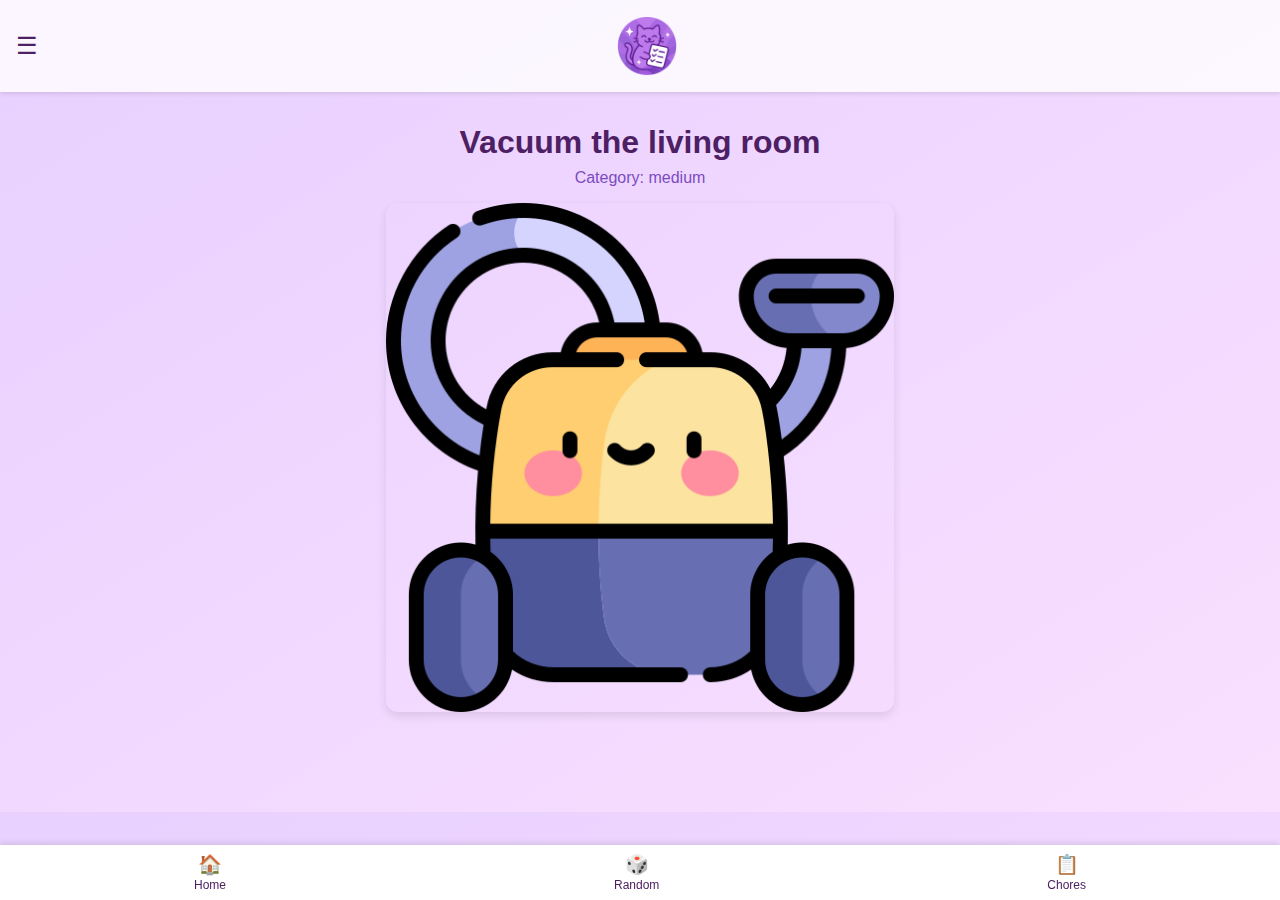
<file: random.html>
<!DOCTYPE html>
<html lang="en">
<head>
  <meta charset="UTF-8" />
  <meta name="viewport" content="width=device-width, initial-scale=1.0"/>
  <title>Random Chore | ChoreSpell</title>
  <link rel="manifest" href="manifest.json" />
  <link rel="stylesheet" href="theme.css">
  <meta name="theme-color" content="#a86ad2" />
  <style>
    body {
      margin: 0;
      font-family: 'Helvetica Neue', sans-serif;
      background: linear-gradient(to bottom right, #e8d0ff, #f9e0ff);
      color: #4d2063;
    }
    /* Fix header layout */
header {
  display: flex;
  align-items: center;
  justify-content: space-between;
  padding: 1rem;
  background-color: rgba(255, 255, 255, 0.8);
  box-shadow: 0 2px 4px rgba(0,0,0,0.1);
}

.header-center {
  flex-grow: 1;
  display: flex;
  justify-content: center;
}

.header-center img {
  height: 60px;
}

.header-spacer {
  width: 24px; /* balances hamburger icon space */
}

/* Bottom nav bar */
.bottom-nav {
  position: fixed;
  bottom: 0;
  left: 0;
  width: 100%;
  background: white;
  box-shadow: 0 -2px 6px rgba(0,0,0,0.1);
  display: flex;
  justify-content: space-around;
  padding: 0.5rem 0;
  z-index: 1001;
}

.nav-item {
  text-decoration: none;
  color: #4d2063;
  font-size: 1.2rem;
  display: flex;
  flex-direction: column;
  align-items: center;
}

.nav-item small {
  font-size: 0.75rem;
  margin-top: 0.1rem;
}
    .hamburger {
      font-size: 1.5rem;
      cursor: pointer;
      margin-right: 1rem;
    }
    .logo {
      flex-grow: 1;
      text-align: center;
    }
    .logo img {
      height: 60px;
    }
    nav {
      display: none;
      position: fixed;
      top: 0;
      left: 0;
      width: 200px;
      height: 100%;
      background-color: #fff;
      box-shadow: 2px 0 5px rgba(0,0,0,0.2);
      padding-top: 4rem;
      z-index: 1000;
    }
    nav a {
      display: block;
      padding: 1rem;
      color: #4d2063;
      text-decoration: none;
      border-bottom: 1px solid #eee;
    }
    .visible { display: block; }

    main {
      text-align: center;
      padding: 2rem;
    }
    .chore-name {
      font-size: 2rem;
      font-weight: bold;
      margin-bottom: 0.5rem;
    }
    .chore-category {
      font-size: 1rem;
      color: #7c4cbf;
      margin-bottom: 1rem;
    }
    .chore-image {
      max-width: 80%;
      border-radius: 12px;
      box-shadow: 0 4px 10px rgba(0,0,0,0.1);
    }

    /* Cute toggle switch */
.theme-switch {
  display: flex;
  align-items: center;
  cursor: pointer;
  font-size: 1rem;
  margin-top: 1rem;
}

.theme-switch input {
  display: none;
}

.slider {
  position: relative;
  width: 50px;
  height: 28px;
  background-color: #ccc;
  border-radius: 34px;
  margin-right: 0.5rem;
  transition: background-color 0.3s;
}

.slider::before {
  content: "";
  position: absolute;
  width: 22px;
  height: 22px;
  left: 3px;
  top: 3px;
  background-color: white;
  border-radius: 50%;
  transition: transform 0.3s;
}

input:checked + .slider {
  background-color: #6d4eb3;
}

input:checked + .slider::before {
  transform: translateX(22px);
}

.label-text {
  user-select: none;
}

  </style>
</head>
<body>
    <header>
        <div class="hamburger" onclick="toggleMenu()">☰</div>
        <div class="header-center">
          <img src="images/logo.png" alt="Chorespell logo" />
        </div>
        <div class="header-spacer"></div>
      </header>      
    <nav id="menu">
    <a href="index.html">Home</a>
    <a href="add.html">Add chore</a>
    <a href="random.html">Random chore</a>
    <a href="list.html">View all chores</a>
    <a href="backup.html">Backup & Restore</a>
    <a href="settings.html">Settings</a>
    <a href="about.html">About</a>
  </nav>

  <main>
    <div class="chore-name" id="choreName"></div>
    <div class="chore-category" id="choreCategory"></div>
    <img class="chore-image" id="choreImage" src="" alt="Chore image" />
  </main>

  <script>
    function toggleMenu() {
      document.getElementById('menu').classList.toggle('visible');
    }

    const defaultChores = [
      {
        name: "Take out the trash",
        category: "small",
        image: "images/trash.png"
      },
      {
        name: "Vacuum the living room",
        category: "medium",
        image: "images/vacuum.png"
      },
      {
        name: "Clean the bathroom",
        category: "large",
        image: "images/bathroom.png"
      }
    ];

    function getChores() {
      const stored = localStorage.getItem('chores');
      return stored ? JSON.parse(stored) : defaultChores;
    }

    function getRandomChore(chores) {
      const index = Math.floor(Math.random() * chores.length);
      return chores[index];
    }

    const chores = getChores();
    const randomChore = getRandomChore(chores);

    document.getElementById('choreName').textContent = randomChore.name;
    document.getElementById('choreCategory').textContent = `Category: ${randomChore.category}`;
    document.getElementById('choreImage').src = randomChore.image;
    document.getElementById('choreImage').alt = randomChore.name;
  </script>
  <script>
  function toggleMenu() {
    document.getElementById('menu').classList.toggle('visible');
  }

  // Apply dark mode if saved
  if (localStorage.getItem('theme') === 'dark') {
    document.body.classList.add('dark');
  }
</script>

  <footer class="bottom-nav">
    <a href="index.html" class="nav-item">
      <div>🏠</div>
      <small>Home</small>
    </a>
    <a href="random.html" class="nav-item">
      <div>🎲</div>
      <small>Random</small>
    </a>
    <a href="list.html" class="nav-item">
      <div>📋</div>
      <small>Chores</small>
    </a>
  </footer>
</body>
</html>
</file>
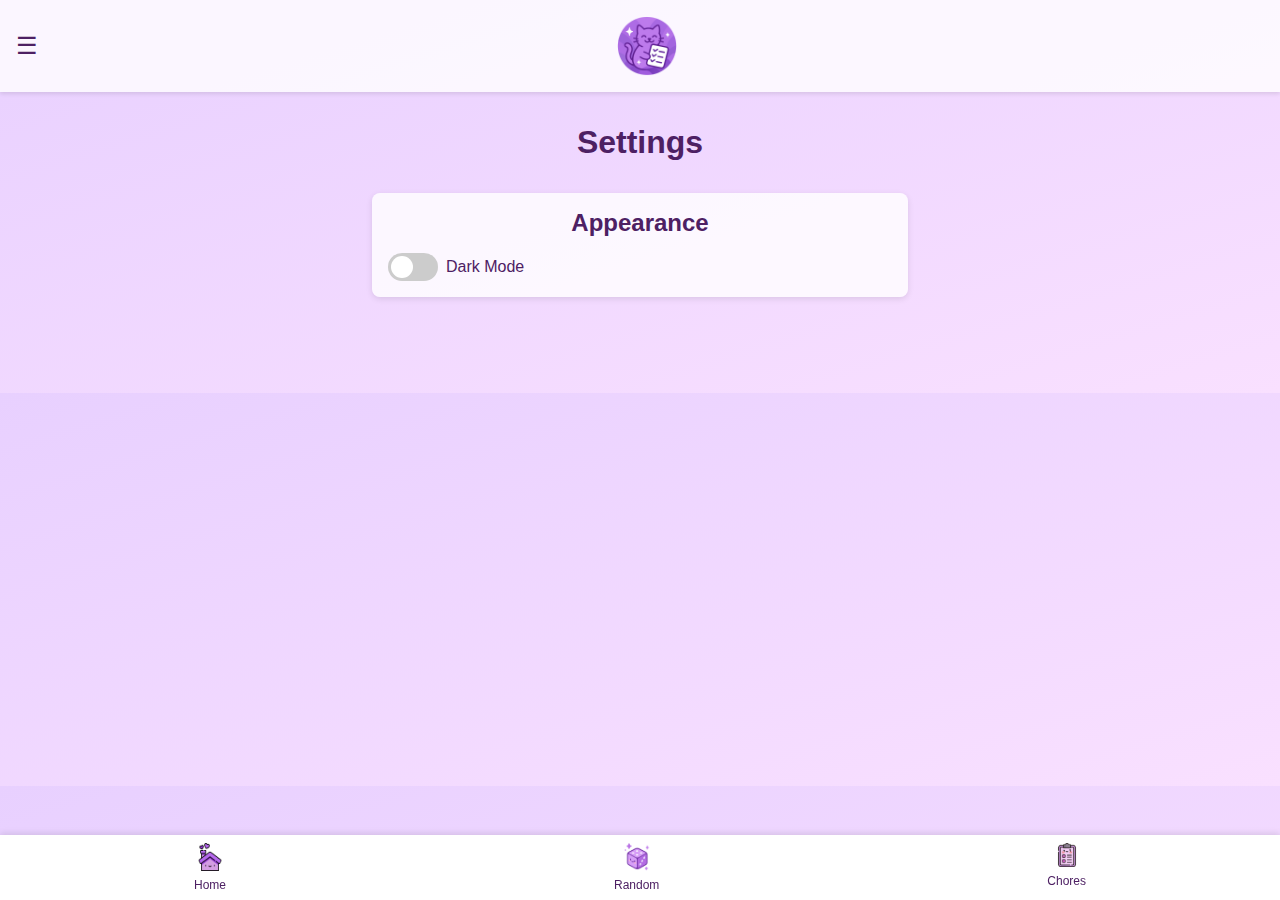
<file: settings.html>
<!DOCTYPE html>
<html lang="en">
  <head>
    <meta charset="UTF-8" />
    <meta name="viewport" content="width=device-width, initial-scale=1.0" />
    <title>Settings | ChoreSpell</title>
    <link rel="manifest" href="manifest.json" />
    <link rel="stylesheet" href="theme.css" />
    <meta name="theme-color" content="#a86ad2" />
    <style>
      body {
        margin: 0;
        font-family: "Helvetica Neue", sans-serif;
        background: linear-gradient(to bottom right, #e8d0ff, #f9e0ff);
        color: #4d2063;
        padding-bottom: 4rem;
        transition: background 0.3s, color 0.3s;
      }

      header {
        display: flex;
        align-items: center;
        justify-content: space-between;
        padding: 1rem;
        background-color: rgba(255, 255, 255, 0.8);
        box-shadow: 0 2px 4px rgba(0, 0, 0, 0.1);
      }

      .header-center {
        flex-grow: 1;
        display: flex;
        justify-content: center;
      }

      .header-center img {
        height: 60px;
      }

      .header-spacer {
        width: 24px;
      }

      .hamburger {
        font-size: 1.5rem;
        cursor: pointer;
      }

      nav {
        display: none;
        position: fixed;
        top: 0;
        left: 0;
        width: 200px;
        height: 100%;
        background-color: #fff;
        box-shadow: 2px 0 5px rgba(0, 0, 0, 0.2);
        padding-top: 4rem;
        z-index: 1000;
      }

      nav a {
        display: block;
        padding: 1rem;
        color: #4d2063;
        text-decoration: none;
        border-bottom: 1px solid #eee;
      }

      nav.visible {
        display: block;
      }

      main {
        padding: 2rem;
        max-width: 600px;
        margin: auto;
      }

      .section {
        margin-top: 2rem;
        padding: 1rem;
        background-color: rgba(255, 255, 255, 0.8);
        border-radius: 8px;
        box-shadow: 0 2px 6px rgba(0, 0, 0, 0.1);
      }

      label {
        display: block;
        margin-top: 1rem;
      }

      input[type="checkbox"] {
        margin-right: 0.5rem;
      }

      /* Bottom nav bar */
      .bottom-nav {
        position: fixed;
        bottom: 0;
        left: 0;
        width: 100%;
        background: white;
        box-shadow: 0 -2px 6px rgba(0, 0, 0, 0.1);
        display: flex;
        justify-content: space-around;
        padding: 0.5rem 0;
        z-index: 1001;
      }

      .bottom-nav a {
        text-decoration: none;
        color: #4d2063;
        font-size: 1.2rem;
        display: flex;
        flex-direction: column;
        align-items: center;
      }

      .bottom-nav small {
        font-size: 0.75rem;
        margin-top: 0.1rem;
      }

      /* Cute toggle switch */
      .theme-switch {
        display: flex;
        align-items: center;
        cursor: pointer;
        font-size: 1rem;
        margin-top: 1rem;
      }

      .theme-switch input {
        display: none;
      }

      .slider {
        position: relative;
        width: 50px;
        height: 28px;
        background-color: #ccc;
        border-radius: 34px;
        margin-right: 0.5rem;
        transition: background-color 0.3s;
      }

      .slider::before {
        content: "";
        position: absolute;
        width: 22px;
        height: 22px;
        left: 3px;
        top: 3px;
        background-color: white;
        border-radius: 50%;
        transition: transform 0.3s;
      }

      input:checked + .slider {
        background-color: #6d4eb3;
      }

      input:checked + .slider::before {
        transform: translateX(22px);
      }

      .label-text {
        user-select: none;
      }
    </style>
  </head>
  <body>
    <header>
      <div class="hamburger" onclick="toggleMenu()">☰</div>
      <div class="header-center">
        <img src="images/logo.png" alt="Chorespell logo" />
      </div>
      <div class="header-spacer"></div>
    </header>
    <nav id="menu">
      <a href="index.html">Home</a>
      <a href="add.html">Add chore</a>
      <a href="random.html">Random chore</a>
      <a href="list.html">View all chores</a>
      <a href="backup.html">Backup & Restore</a>
      <a href="settings.html">Settings</a>
      <a href="about.html">About</a>
    </nav>

    <main>
      <h1>Settings</h1>

      <div class="section">
        <h2>Appearance</h2>
        <div class="toggle-wrapper">
          <label class="theme-switch">
            <input type="checkbox" id="themeToggle" />
            <span class="slider"></span>
            <span class="label-text">Dark Mode</span>
          </label>
        </div>
      </div>

      <!-- <div class="section">
      <h2>About</h2>
      <p>ChoreSpell v0.80</p>
      <p>Made with magic by Wendi Dunlap! ✨</p>
    </div> -->
    </main>

    <footer class="bottom-nav">
      <a href="index.html" class="nav-item">
        <div>
          <img src="images/home.png" style="height: 28px; width: 24px" />
        </div>
        <small>Home</small>
      </a>
      <a href="random.html" class="nav-item">
        <div>
          <img src="images/dice2.png" style="height: 28px; width: 28px" />
        </div>
        <small>Random</small>
      </a>
      <a href="list.html" class="nav-item">
        <div>
          <img src="images/clipboard.png" style="height: 24px; width: 24px" />
        </div>
        <small>Chores</small>
      </a>
    </footer>

    <script>
      function toggleMenu() {
        document.getElementById("menu").classList.toggle("visible");
      }

      const themeToggle = document.getElementById("themeToggle");

      // Apply current saved theme on load
      if (localStorage.getItem("theme") === "dark") {
        document.body.classList.add("dark");
        themeToggle.checked = true;
      }

      themeToggle.addEventListener("change", () => {
        if (themeToggle.checked) {
          document.body.classList.add("dark");
          localStorage.setItem("theme", "dark");
        } else {
          document.body.classList.remove("dark");
          localStorage.setItem("theme", "light");
        }
      });
    </script>
  </body>
</html>
</file>
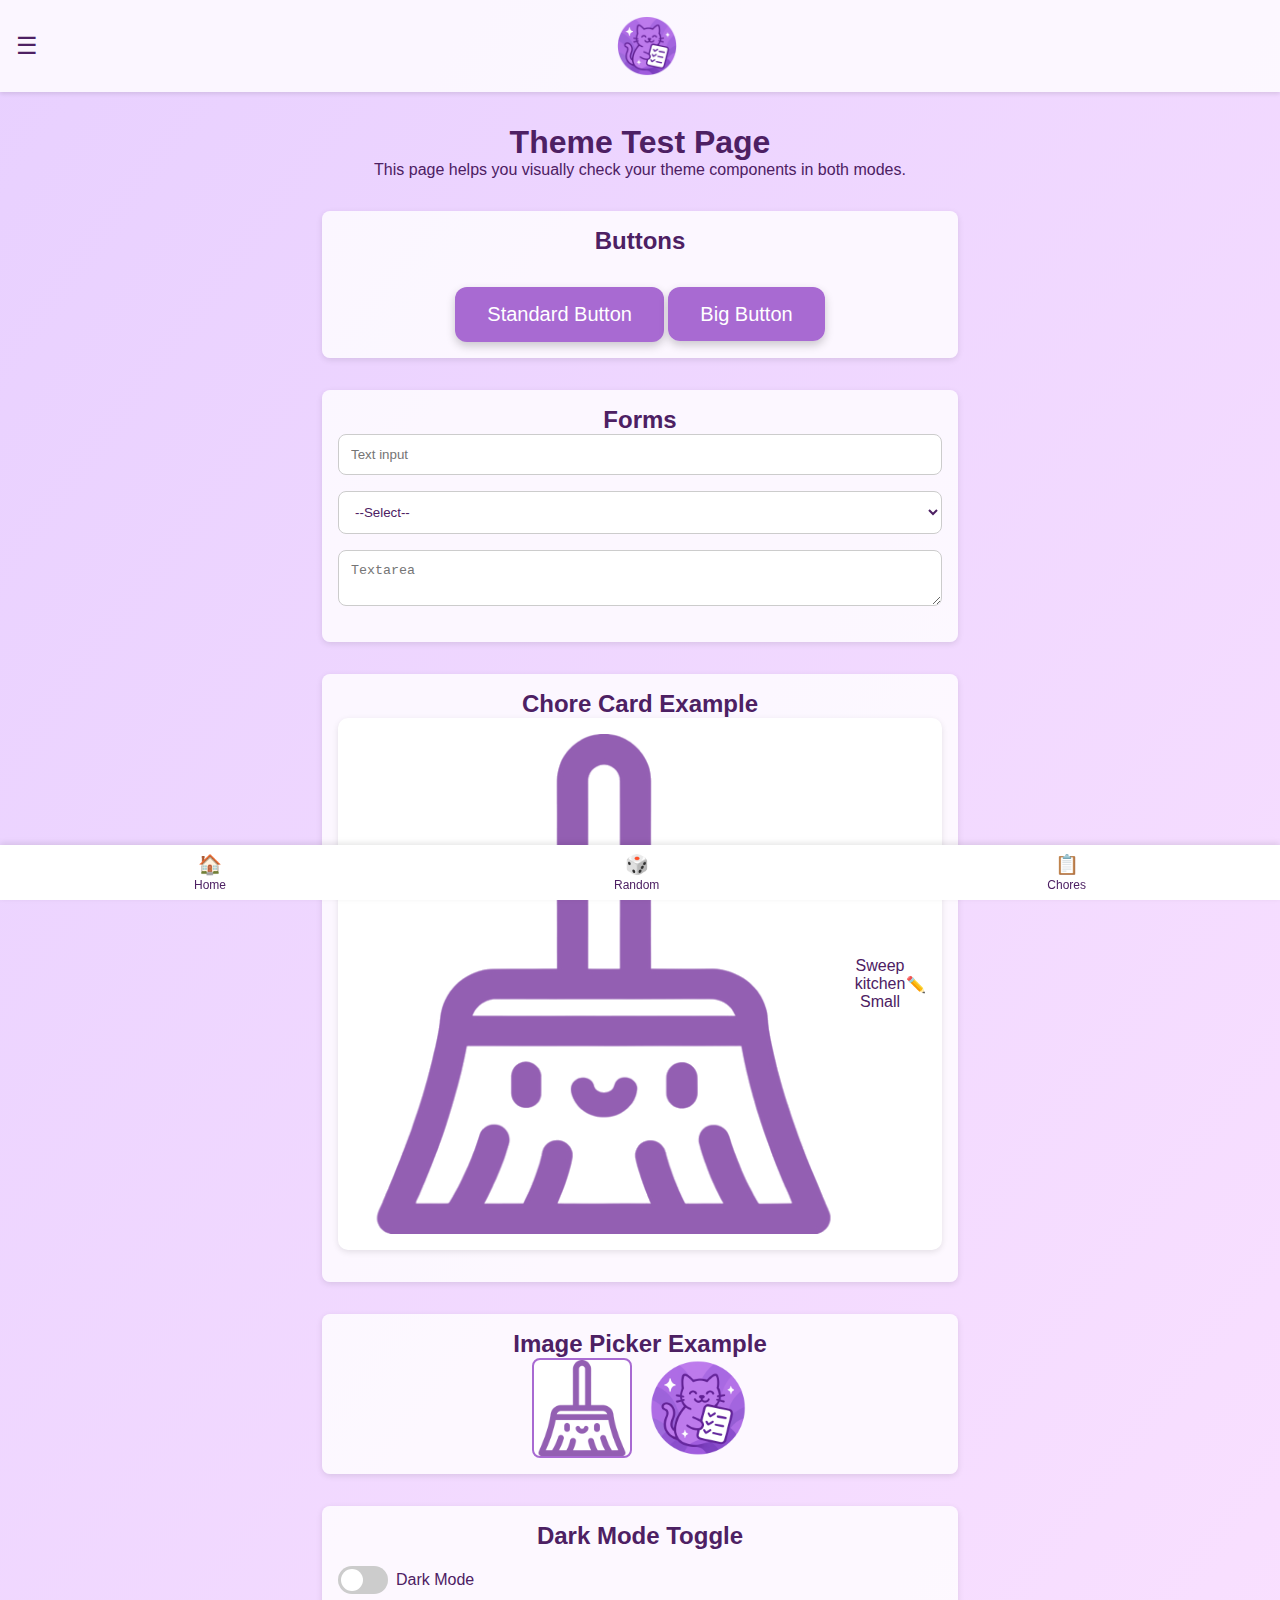
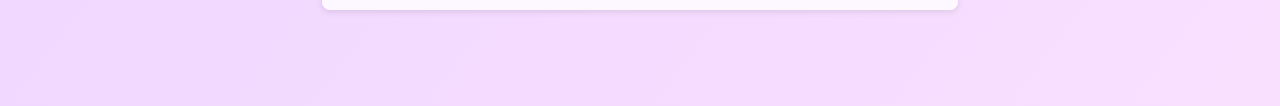
<file: theme-test.html>
<!DOCTYPE html>
<html lang="en">
<head>
  <meta charset="UTF-8">
  <meta name="viewport" content="width=device-width, initial-scale=1.0">
  <title>Theme Test | ChoreSpell</title>
  <link rel="stylesheet" href="theme.css">
</head>
<body>
  <header>
    <div class="hamburger" onclick="toggleMenu()">☰</div>
    <div class="header-center">
      <img src="images/logo.png" alt="Chorespell logo" />
    </div>
    <div class="header-spacer"></div>
  </header>

  <nav id="menu">
    <a href="index.html">Home</a>
    <a href="add.html">Add chore</a>
    <a href="random.html">Random chore</a>
    <a href="list.html">View all chores</a>
    <a href="backup.html">Backup & Restore</a>
    <a href="settings.html">Settings</a>
    <a href="about.html">About</a>
  </nav>

  <main>
    <h1>Theme Test Page</h1>
    <p>This page helps you visually check your theme components in both modes.</p>

    <div class="section">
      <h2>Buttons</h2>
      <button>Standard Button</button>
      <a href="#" class="big-button">Big Button</a>
    </div>

    <div class="section">
      <h2>Forms</h2>
      <input type="text" placeholder="Text input" />
      <select>
        <option value="">--Select--</option>
        <option value="1">Option 1</option>
      </select>
      <textarea placeholder="Textarea"></textarea>
    </div>

    <div class="section">
      <h2>Chore Card Example</h2>
      <div class="chore-item">
        <img src="images/broom.png" class="chore-image" alt="Broom">
        <div class="chore-details">
          <div class="chore-name">Sweep kitchen</div>
          <div class="chore-category">Small</div>
        </div>
        <div class="edit-link">✏️</div>
      </div>
    </div>

    <div class="section">
      <h2>Image Picker Example</h2>
      <div class="image-picker">
        <img src="images/broom.png" class="picker-img selected" alt="Broom">
        <img src="images/logo.png" class="picker-img" alt="Logo">
      </div>
    </div>

    <div class="section">
      <h2>Dark Mode Toggle</h2>
      <label class="theme-switch">
        <input type="checkbox" id="themeToggle">
        <span class="slider"></span>
        <span class="label-text">Dark Mode</span>
      </label>
    </div>
  </main>

  <footer class="bottom-nav">
    <a href="index.html" class="nav-item">
      <div>🏠</div>
      <small>Home</small>
    </a>
    <a href="random.html" class="nav-item">
      <div>🎲</div>
      <small>Random</small>
    </a>
    <a href="list.html" class="nav-item">
      <div>📋</div>
      <small>Chores</small>
    </a>
  </footer>

  <script>
    function toggleMenu() {
      document.getElementById('menu').classList.toggle('visible');
    }

    const themeToggle = document.getElementById('themeToggle');
    if (localStorage.getItem('theme') === 'dark') {
      document.body.classList.add('dark');
      themeToggle.checked = true;
    }
    themeToggle.addEventListener('change', () => {
      if (themeToggle.checked) {
        document.body.classList.add('dark');
        localStorage.setItem('theme', 'dark');
      } else {
        document.body.classList.remove('dark');
        localStorage.setItem('theme', 'light');
      }
    });
  </script>
</body>
</html>
</file>
<file: theme.css>
/* Reset + shared base styles */
* {
  margin: 0;
  padding: 0;
  box-sizing: border-box;
}

body {
  margin: 0;
  font-family: "Helvetica Neue", sans-serif;
  background: linear-gradient(to bottom right, #e8d0ff, #f9e0ff);
  color: #4d2063;
  padding-bottom: 4rem;
  transition: background 0.3s, color 0.3s;
}

body.dark {
  background: linear-gradient(to bottom right, #121223, #1a1a33);
  color: #f0e9ff;
}

main {
  padding: 2rem;
  max-width: 700px;
  margin: auto;
  text-align: center;
}

/* Header */
header {
  display: flex;
  align-items: center;
  justify-content: space-between;
  padding: 1rem;
  background-color: rgba(255, 255, 255, 0.8);
  box-shadow: 0 2px 4px rgba(0, 0, 0, 0.1);
}

body.dark header {
  background-color: #1a1a33;
  box-shadow: 0 2px 4px rgba(0, 0, 0, 0.5);
}

.header-center {
  flex-grow: 1;
  display: flex;
  justify-content: center;
}

.header-center img {
  height: 60px;
}

.header-spacer {
  width: 24px;
}

.hamburger {
  font-size: 1.5rem;
  cursor: pointer;
  margin-right: 1rem;
}

/* Bottom nav */
.bottom-nav {
  position: fixed;
  bottom: 0;
  left: 0;
  width: 100%;
  background: white;
  box-shadow: 0 -2px 6px rgba(0, 0, 0, 0.1);
  display: flex;
  justify-content: space-around;
  padding: 0.5rem 0;
  z-index: 1001;
}

.bottom-nav a {
  text-decoration: none;
  color: #4d2063;
  font-size: 1.2rem;
  display: flex;
  flex-direction: column;
  align-items: center;
}

.bottom-nav small {
  font-size: 0.75rem;
  margin-top: 0.1rem;
}

body.dark .bottom-nav {
  background: #222;
  color: #f0e9ff;
}

body.dark .bottom-nav a {
  color: #f0e9ff;
}

/* Nav menu */
nav {
  display: none;
  position: fixed;
  top: 0;
  left: 0;
  width: 200px;
  height: 100%;
  background-color: #fff;
  box-shadow: 2px 0 5px rgba(0, 0, 0, 0.2);
  padding-top: 4rem;
  z-index: 1000;
}

body.dark nav {
  background-color: #1a1a33;
  box-shadow: 2px 0 5px rgba(0, 0, 0, 0.5);
}

nav a {
  display: block;
  padding: 1rem;
  color: #4d2063;
  text-decoration: none;
  border-bottom: 1px solid #eee;
}

body.dark nav a {
  color: #f0e9ff;
  border-bottom: 1px solid #333;
}

nav.visible {
  display: block;
}

/* Buttons */
.big-button,
.splash-button,
button {
  background-color: #a86ad2;
  color: white;
  padding: 1rem 2rem;
  font-size: 1.25rem;
  border: none;
  border-radius: 12px;
  cursor: pointer;
  box-shadow: 0 4px 10px rgba(0, 0, 0, 0.2);
  margin-top: 2rem;
  text-decoration: none;
  transition: all 0.3s ease;
}

.splash-button {
  position: absolute;
  bottom: 20%;
  left: 50%;
  transform: translateX(-50%);
  padding: 1rem 2.5rem;
  border-radius: 16px;
  animation: pulse 2.5s infinite;
}

.splash-button:hover {
  background-color: #b57ae5;
  box-shadow: 0 0 24px rgba(168, 106, 210, 0.9);
  transform: translateX(-50%) scale(1.05);
}

.splash-button:hover::before {
  content: " ✨";
}

.splash-button:hover::after {
  content: " ✨";
}

/* Chore items */
.chore-item {
  display: flex;
  align-items: center;
  background: #fff;
  border-radius: 10px;
  padding: 1rem;
  margin-bottom: 1rem;
  box-shadow: 0 2px 6px rgba(0, 0, 0, 0.1);
}

body.dark .chore-item {
  background: #1e1e2f;
  /* box-shadow: 0 2px 6px rgba(0, 0, 0, 0.5); */
}

/* Sections (settings, about) */
.section {
  background: rgba(255, 255, 255, 0.8);
  border-radius: 8px;
  box-shadow: 0 2px 6px rgba(0, 0, 0, 0.1);
  padding: 1rem;
  margin-top: 2rem;
}

body.dark .section {
  background: #1e1e2f;
  box-shadow: 0 2px 6px rgba(0, 0, 0, 0.5);
}

/* Forms */
textarea,
input,
select {
  width: 100%;
  padding: 0.75rem;
  margin-bottom: 1rem;
  border-radius: 8px;
  border: 1px solid #ccc;
  background: #fff;
  color: #4d2063;
}

body.dark textarea,
body.dark input,
body.dark select {
  background: #222;
  color: #eee;
  border: 1px solid #555;
}

/* Specific override for the merge checkbox only */
.merge-label {
  display: flex;
  align-items: center;
  margin-top: 1rem;
}

.merge-checkbox {
  width: auto !important;
  padding: 0 !important;
  margin-right: 0.5rem;
  border: none;
}

/* Image picker */
.image-picker {
  display: flex;
  flex-wrap: wrap;
  gap: 1rem;
  justify-content: center;
}

.picker-img {
  width: 100px;
  height: 100px;
  object-fit: contain;
  border: 2px solid transparent;
  border-radius: 8px;
  cursor: pointer;
  /* background: #fff; */
}

body.dark .picker-img {
  /* background: #1e1e2f; */
}

.picker-img.selected {
  border-color: #a86ad2;
  background: #fff;
}

body.dark .picker-img.selected {
  border-color: #aaa;
  background: #a86ad2;
}

/* Messages */
.success {
  text-align: center;
  color: green;
  margin-top: 1rem;
}

body.dark .success {
  color: #a6f3a6;
}

/* Textarea special for export output */
#exportOutput {
  width: 100%;
  height: 200px;
  border-radius: 8px;
  border: 1px solid #ccc;
  padding: 1rem;
  margin-top: 1rem;
  font-family: monospace;
}

body.dark #exportOutput {
  background: #222;
  color: #eee;
  border: 1px solid #555;
}

/* Cute toggle switch */
.theme-switch {
  display: flex;
  align-items: center;
  cursor: pointer;
  font-size: 1rem;
  margin-top: 1rem;
}

.theme-switch input {
  display: none;
}

.slider {
  position: relative;
  width: 50px;
  height: 28px;
  background-color: #ccc;
  border-radius: 34px;
  margin-right: 0.5rem;
  transition: background-color 0.3s;
}

.slider::before {
  content: "";
  position: absolute;
  width: 22px;
  height: 22px;
  left: 3px;
  top: 3px;
  background-color: white;
  border-radius: 50%;
  transition: transform 0.3s;
}

input:checked + .slider {
  background-color: #6d4eb3;
}

input:checked + .slider::before {
  transform: translateX(22px);
}

.label-text {
  user-select: none;
}

#choreList {
  padding-top: 10px;
}

@keyframes pulse {
  0% {
    box-shadow: 0 0 15px rgba(168, 106, 210, 0.6);
  }
  50% {
    box-shadow: 0 0 30px rgba(168, 106, 210, 0.85);
  }
  100% {
    box-shadow: 0 0 15px rgba(168, 106, 210, 0.6);
  }
}
</file>
